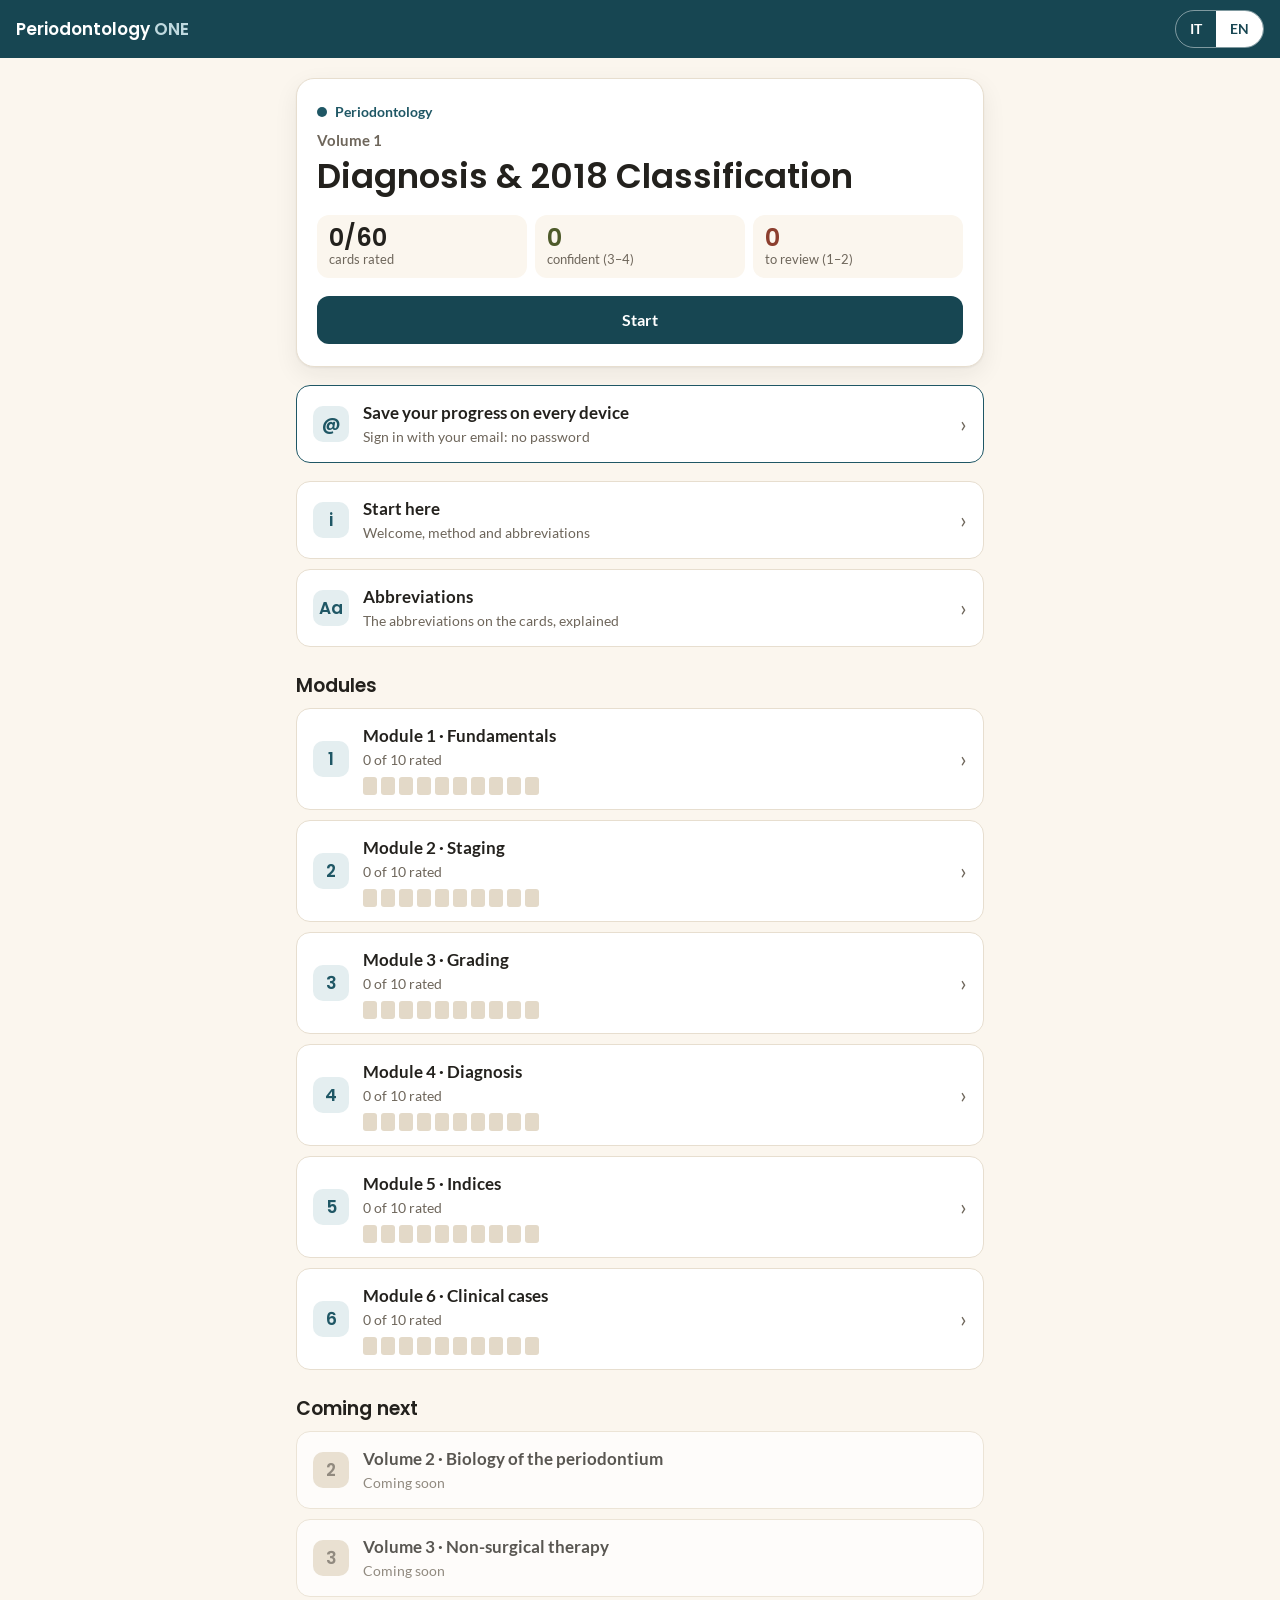
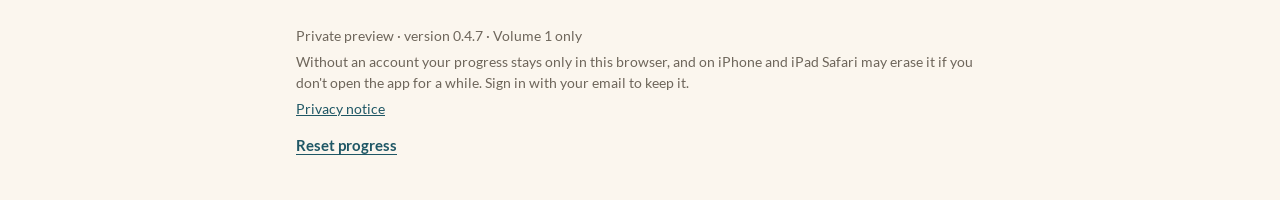
<file: index.html>
<!DOCTYPE html>
<html lang="it">
<head>
<meta charset="utf-8">
<meta name="viewport" content="width=device-width, initial-scale=1, viewport-fit=cover">
<title>Periodontology ONE</title>
<meta name="description" content="Periodontology ONE · flashcard di parodontologia basate sulle evidenze · Volume 1">
<meta name="robots" content="noindex">
<meta http-equiv="Content-Security-Policy" content="default-src 'self'; connect-src 'self' https://tcocscxaxgsksixychtn.supabase.co; img-src 'self'; font-src 'self'; script-src 'self'; style-src 'self' 'unsafe-inline'; object-src 'none'; base-uri 'none'; form-action 'none'">
<meta name="theme-color" content="#1F5765">
<link rel="manifest" href="manifest.webmanifest">
<link rel="icon" href="icon.svg" type="image/svg+xml">
<link rel="apple-touch-icon" href="apple-touch-icon.png">
<link rel="preload" href="fonts/lato-latin-400-normal.woff2" as="font" type="font/woff2" crossorigin>
<link rel="preload" href="fonts/poppins-latin-600-normal.woff2" as="font" type="font/woff2" crossorigin>
<link rel="stylesheet" href="app.css">
</head>
<body>
<div id="app" aria-live="polite"><p class="loading">Periodontology ONE…</p></div>
<div id="viewer" class="viewer" hidden>
  <div class="viewer-bar">
    <button type="button" id="zoom" class="btn ghost light"></button>
    <button type="button" id="close" class="btn ghost light"></button>
  </div>
  <div class="viewer-scroll"><img id="vimg" alt=""></div>
</div>
<div id="sheet" class="sheet" hidden>
  <div class="sheet-bar"><button type="button" id="sheet-close" class="btn ghost light"></button></div>
  <div class="sheet-body" id="sheet-body"></div>
</div>
<div id="dialog" class="dialog" hidden>
  <div class="dialog-box" role="dialog" aria-modal="true" aria-labelledby="dtitle">
    <p id="dtitle"></p>
    <div class="dialog-actions">
      <button type="button" id="dno" class="btn ghost"></button>
      <button type="button" id="dyes" class="btn danger"></button>
    </div>
  </div>
</div>
<script src="config.js"></script>
<script src="app.js"></script>
</body>
</html>
</file>
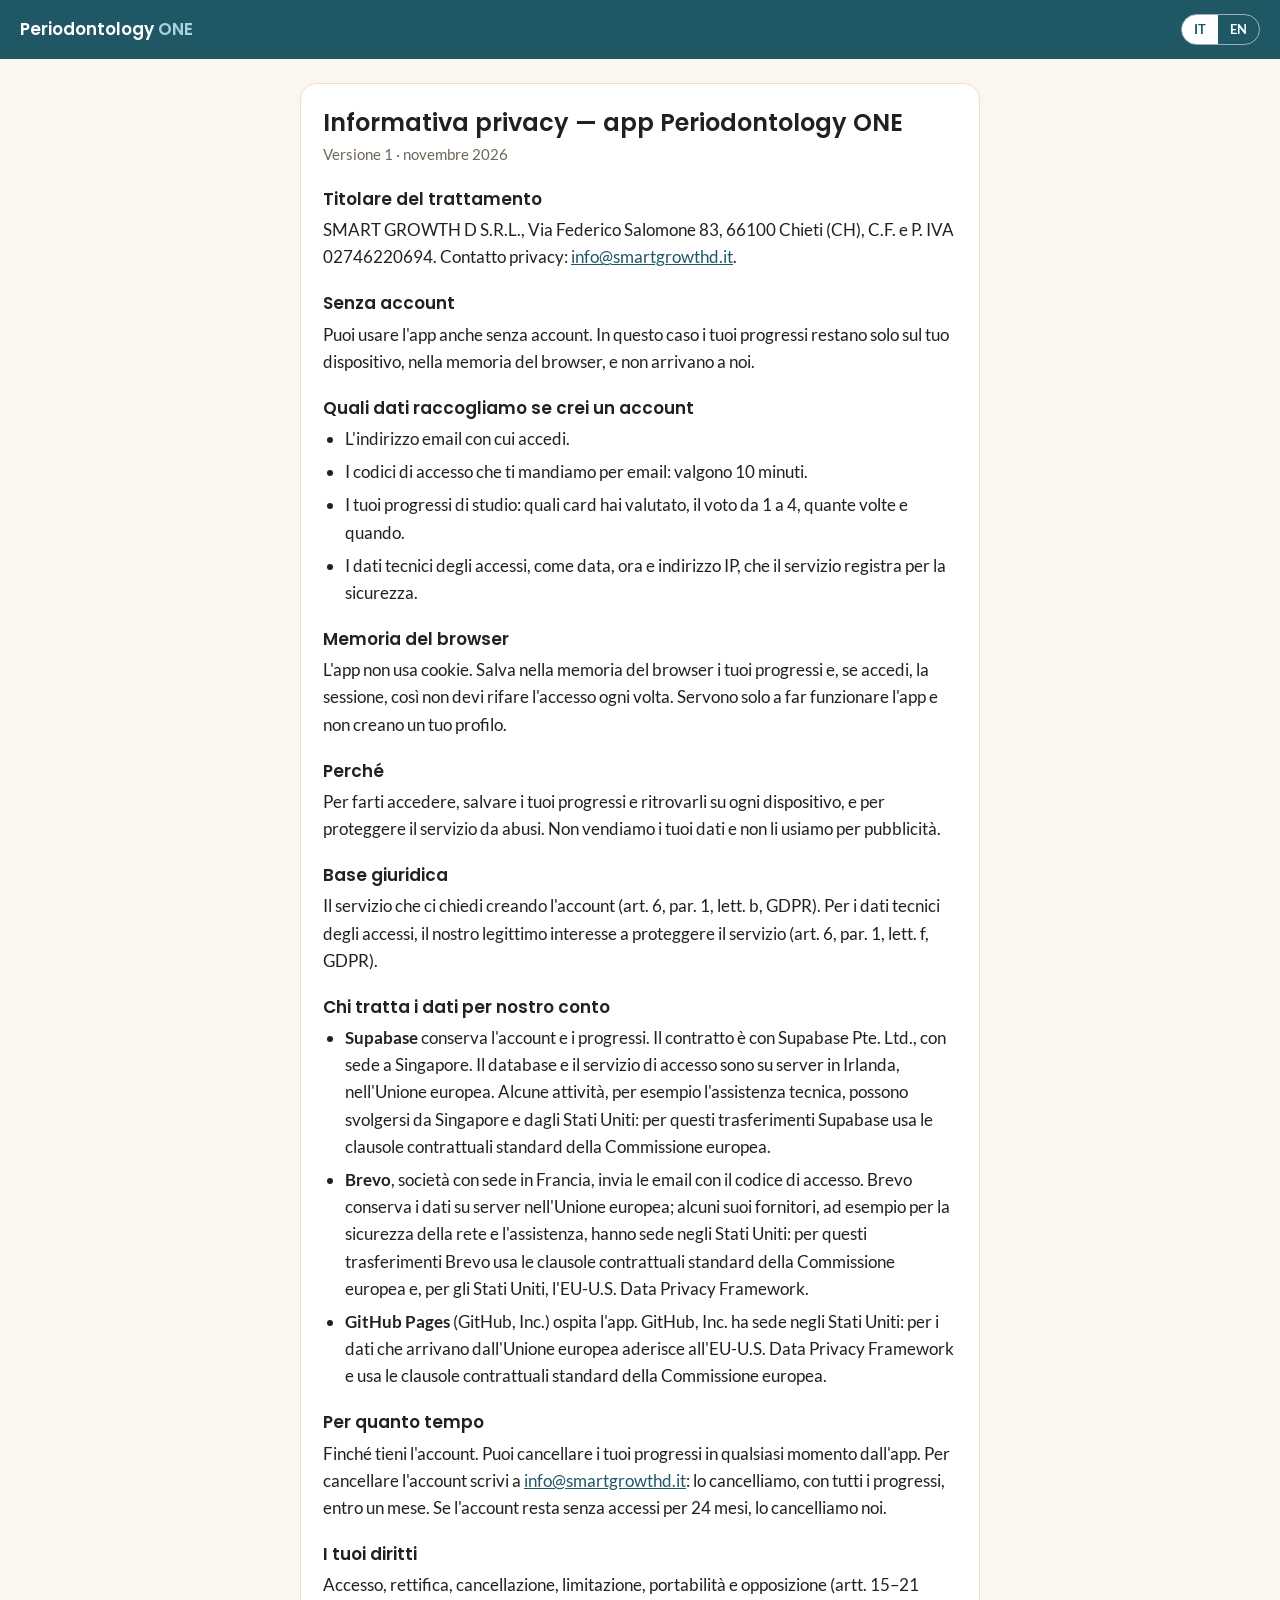
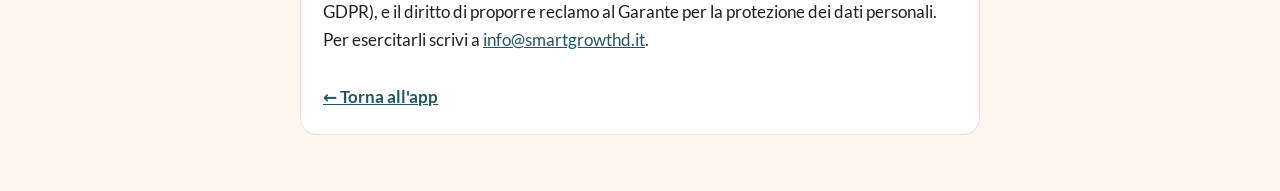
<file: privacy.html>
<!doctype html>
<html lang="it">
<head>
<meta charset="utf-8">
<meta name="viewport" content="width=device-width, initial-scale=1, viewport-fit=cover">
<title>Informativa privacy · Privacy notice — Periodontology ONE</title>
<meta name="robots" content="noindex">
<meta name="theme-color" content="#1F5765">
<link rel="icon" href="icon.svg" type="image/svg+xml">
<style>
@font-face{font-family:Lato;font-style:normal;font-weight:400;font-display:swap;src:url(fonts/lato-latin-400-normal.woff2) format("woff2")}
@font-face{font-family:Lato;font-style:normal;font-weight:700;font-display:swap;src:url(fonts/lato-latin-700-normal.woff2) format("woff2")}
@font-face{font-family:Poppins;font-style:normal;font-weight:600;font-display:swap;src:url(fonts/poppins-latin-600-normal.woff2) format("woff2")}
:root{color-scheme:light;--bg:#FBF6EE;--surface:#FFFFFF;--ink:#23211D;--muted:#6E665B;--line:#E7DECF;--petrol:#1F5765;--on-petrol:#FFFFFF}
@media (prefers-color-scheme:dark){:root{color-scheme:dark;--bg:#111A1C;--surface:#1A2427;--ink:#ECE6DC;--muted:#B0A799;--line:#2B383C;--petrol:#7FB4C1}}
*{box-sizing:border-box}
html{-webkit-text-size-adjust:100%}
body{margin:0;background:var(--bg);color:var(--ink);font:400 17px/1.6 Lato,system-ui,-apple-system,"Segoe UI",sans-serif}
header{background:#1F5765;color:#fff;padding:14px 20px;display:flex;align-items:center;justify-content:space-between;gap:12px}
header a.brand{color:#fff;text-decoration:none;font:600 17px/1.2 Poppins,system-ui,sans-serif}
header a.brand span{color:#A9D3DC}
nav.lang{display:flex;border:1px solid rgba(255,255,255,.55);border-radius:999px;overflow:hidden}
nav.lang a{color:#fff;text-decoration:none;font:700 13px/1 Lato,system-ui,sans-serif;padding:8px 12px}
nav.lang a[aria-current=true]{background:#fff;color:#1F5765}
main{max-width:720px;margin:0 auto;padding:24px 20px 56px}
article{background:var(--surface);border:1px solid var(--line);border-radius:16px;padding:24px 22px}
h1{font:600 24px/1.25 Poppins,system-ui,sans-serif;margin:0 0 4px}
.ver{color:var(--muted);margin:0 0 20px;font-size:15px}
h2{font:600 17px/1.3 Poppins,system-ui,sans-serif;margin:22px 0 6px}
p{margin:0 0 10px}
ul{margin:0 0 10px;padding-left:22px}
li{margin:0 0 6px}
a{color:var(--petrol)}
.back{display:inline-block;margin-top:20px;font-weight:700}
.js article[hidden]{display:none}
article+article{margin-top:24px}
</style>
</head>
<body>
<header>
  <a class="brand" href="./">Periodontology <span>ONE</span></a>
  <nav class="lang" aria-label="Lingua / Language"><a href="#it" data-l="it">IT</a><a href="#en" data-l="en">EN</a></nav>
</header>
<main>

<article id="it" lang="it">
<h1>Informativa privacy — app Periodontology ONE</h1>
<p class="ver">Versione 1 · novembre 2026</p>

<h2>Titolare del trattamento</h2>
<p>SMART GROWTH D S.R.L., Via Federico Salomone 83, 66100 Chieti (CH), C.F. e P. IVA 02746220694. Contatto privacy: <a href="mailto:info@smartgrowthd.it">info@smartgrowthd.it</a>.</p>

<h2>Senza account</h2>
<p>Puoi usare l'app anche senza account. In questo caso i tuoi progressi restano solo sul tuo dispositivo, nella memoria del browser, e non arrivano a noi.</p>

<h2>Quali dati raccogliamo se crei un account</h2>
<ul>
<li>L'indirizzo email con cui accedi.</li>
<li>I codici di accesso che ti mandiamo per email: valgono 10 minuti.</li>
<li>I tuoi progressi di studio: quali card hai valutato, il voto da 1 a 4, quante volte e quando.</li>
<li>I dati tecnici degli accessi, come data, ora e indirizzo IP, che il servizio registra per la sicurezza.</li>
</ul>

<h2>Memoria del browser</h2>
<p>L'app non usa cookie. Salva nella memoria del browser i tuoi progressi e, se accedi, la sessione, così non devi rifare l'accesso ogni volta. Servono solo a far funzionare l'app e non creano un tuo profilo.</p>

<h2>Perché</h2>
<p>Per farti accedere, salvare i tuoi progressi e ritrovarli su ogni dispositivo, e per proteggere il servizio da abusi. Non vendiamo i tuoi dati e non li usiamo per pubblicità.</p>

<h2>Base giuridica</h2>
<p>Il servizio che ci chiedi creando l'account (art. 6, par. 1, lett. b, GDPR). Per i dati tecnici degli accessi, il nostro legittimo interesse a proteggere il servizio (art. 6, par. 1, lett. f, GDPR).</p>

<h2>Chi tratta i dati per nostro conto</h2>
<ul>
<li><strong>Supabase</strong> conserva l'account e i progressi. Il contratto è con Supabase Pte. Ltd., con sede a Singapore. Il database e il servizio di accesso sono su server in Irlanda, nell'Unione europea. Alcune attività, per esempio l'assistenza tecnica, possono svolgersi da Singapore e dagli Stati Uniti: per questi trasferimenti Supabase usa le clausole contrattuali standard della Commissione europea.</li>
<li><strong>Brevo</strong>, società con sede in Francia, invia le email con il codice di accesso. Brevo conserva i dati su server nell'Unione europea; alcuni suoi fornitori, ad esempio per la sicurezza della rete e l'assistenza, hanno sede negli Stati Uniti: per questi trasferimenti Brevo usa le clausole contrattuali standard della Commissione europea e, per gli Stati Uniti, l'EU-U.S. Data Privacy Framework.</li>
<li><strong>GitHub Pages</strong> (GitHub, Inc.) ospita l'app. GitHub, Inc. ha sede negli Stati Uniti: per i dati che arrivano dall'Unione europea aderisce all'EU-U.S. Data Privacy Framework e usa le clausole contrattuali standard della Commissione europea.</li>
</ul>

<h2>Per quanto tempo</h2>
<p>Finché tieni l'account. Puoi cancellare i tuoi progressi in qualsiasi momento dall'app. Per cancellare l'account scrivi a <a href="mailto:info@smartgrowthd.it">info@smartgrowthd.it</a>: lo cancelliamo, con tutti i progressi, entro un mese. Se l'account resta senza accessi per 24 mesi, lo cancelliamo noi.</p>

<h2>I tuoi diritti</h2>
<p>Accesso, rettifica, cancellazione, limitazione, portabilità e opposizione (artt. 15–21 GDPR), e il diritto di proporre reclamo al Garante per la protezione dei dati personali. Per esercitarli scrivi a <a href="mailto:info@smartgrowthd.it">info@smartgrowthd.it</a>.</p>

<a class="back" href="./">← Torna all'app</a>
</article>

<article id="en" lang="en">
<h1>Privacy notice — Periodontology ONE app</h1>
<p class="ver">Version 1 · November 2026</p>

<h2>Data controller</h2>
<p>SMART GROWTH D S.R.L., Via Federico Salomone 83, 66100 Chieti (CH), Italy, tax and VAT no. 02746220694. Privacy contact: <a href="mailto:info@smartgrowthd.it">info@smartgrowthd.it</a>.</p>

<h2>Without an account</h2>
<p>You can use the app without an account. Your progress then stays only on your device, in the browser's storage, and never reaches us.</p>

<h2>What we collect if you create an account</h2>
<ul>
<li>The email address you sign in with.</li>
<li>The sign-in codes we email you: each is valid for 10 minutes.</li>
<li>Your study progress: which cards you rated, the rating from 1 to 4, how many times and when.</li>
<li>Technical sign-in data, such as date, time and IP address, which the service records for security.</li>
</ul>

<h2>Browser storage</h2>
<p>The app uses no cookies. It keeps your progress in the browser's storage and, if you sign in, your session, so you don't have to sign in every time. This is needed only to make the app work and builds no profile of you.</p>

<h2>Why</h2>
<p>To let you sign in, save your progress and find it on any device, and to protect the service from abuse. We don't sell your data or use it for advertising.</p>

<h2>Legal basis</h2>
<p>The service you ask for by creating an account (Art. 6(1)(b) GDPR). For technical sign-in data, our legitimate interest in protecting the service (Art. 6(1)(f) GDPR).</p>

<h2>Who processes the data on our behalf</h2>
<ul>
<li><strong>Supabase</strong> stores your account and progress. Our contract is with Supabase Pte. Ltd., based in Singapore. The database and the sign-in service run on servers in Ireland, in the European Union. Some activities, such as technical support, may take place from Singapore and the United States: for these transfers Supabase uses the European Commission's standard contractual clauses.</li>
<li><strong>Brevo</strong>, a company based in France, sends the emails with your sign-in code. Brevo stores data on servers in the European Union; some of its providers, for example for network security and support, are based in the United States: for these transfers Brevo uses the European Commission's standard contractual clauses and, for the United States, the EU-U.S. Data Privacy Framework.</li>
<li><strong>GitHub Pages</strong> (GitHub, Inc.) hosts the app. GitHub, Inc. is based in the United States: for data coming from the European Union it participates in the EU-U.S. Data Privacy Framework and uses the European Commission's standard contractual clauses.</li>
</ul>

<h2>How long</h2>
<p>For as long as you keep your account. You can delete your progress at any time from the app. To delete your account, write to <a href="mailto:info@smartgrowthd.it">info@smartgrowthd.it</a>: we delete it, with all your progress, within one month. If an account has no sign-ins for 24 months, we delete it.</p>

<h2>Your rights</h2>
<p>Access, rectification, erasure, restriction, portability and objection (Arts. 15–21 GDPR), and the right to lodge a complaint with the Italian data protection authority (Garante per la protezione dei dati personali). To exercise them, write to <a href="mailto:info@smartgrowthd.it">info@smartgrowthd.it</a>.</p>

<a class="back" href="./">← Back to the app</a>
</article>

</main>
<script>
(function(){
  document.documentElement.classList.add('js');
  function show(){
    var l = location.hash === '#en' ? 'en' : 'it';
    document.documentElement.lang = l;
    ['it','en'].forEach(function(x){
      document.getElementById(x).hidden = x !== l;
      document.querySelector('[data-l="'+x+'"]').setAttribute('aria-current', String(x === l));
    });
    document.title = l === 'en' ? 'Privacy notice — Periodontology ONE' : 'Informativa privacy — Periodontology ONE';
    window.scrollTo(0, 0);
  }
  window.addEventListener('hashchange', show); show();
})();
</script>
</body>
</html>
</file>
<file: app.css>
/*
VOICE   calm, clinical, encouraging; few hues, generous air
IDEA    a study desk: one index card at a time, the question in front, the answer on the back
PICTURE the card itself fills the screen; progress shown as rows of small card dots
COLOUR  ivory ground, petrol for actions, sage = "I knew it", coral = "review"
TYPE    Poppins 600 for titles and the question, Lato for reading
LAYOUT  one column, thumb-reach action dock at the bottom on phones
*/
@font-face{font-family:Lato;font-style:normal;font-weight:400;font-display:swap;src:url(fonts/lato-latin-400-normal.woff2) format("woff2")}
@font-face{font-family:Lato;font-style:italic;font-weight:400;font-display:swap;src:url(fonts/lato-latin-400-italic.woff2) format("woff2")}
@font-face{font-family:Lato;font-style:normal;font-weight:700;font-display:swap;src:url(fonts/lato-latin-700-normal.woff2) format("woff2")}
@font-face{font-family:Poppins;font-style:normal;font-weight:500;font-display:swap;src:url(fonts/poppins-latin-500-normal.woff2) format("woff2")}
@font-face{font-family:Poppins;font-style:normal;font-weight:600;font-display:swap;src:url(fonts/poppins-latin-600-normal.woff2) format("woff2")}

:root{
  color-scheme:light;
  --bg:#FBF6EE;--surface:#FFFFFF;--ink:#23211D;--muted:#6E665B;--line:#E7DECF;
  --petrol:#1F5765;--petrol-strong:#174652;--petrol-tint:#E4EEF0;--on-petrol:#FFFFFF;
  --sage:#8A9A5B;--sage-tint:#EEF1E3;--sage-ink:#4E5A2A;
  --coral:#C26450;--coral-tint:#F8E7E2;--coral-ink:#8C3E2E;
  --dot:#E3D9C8;--shadow:0 1px 2px rgba(35,33,29,.06),0 8px 24px rgba(35,33,29,.07);
  --head:"Poppins",system-ui,-apple-system,"Segoe UI",sans-serif;
  --body:"Lato",system-ui,-apple-system,"Segoe UI",sans-serif;
}
@media (prefers-color-scheme:dark){:root:not([data-theme=light]){
  color-scheme:dark;
  --bg:#111A1C;--surface:#1A2427;--ink:#ECE6DC;--muted:#B0A799;--line:#2B383C;
  --petrol:#7FB4C1;--petrol-strong:#2B6F7F;--petrol-tint:#1E3238;--on-petrol:#FFFFFF;
  --sage:#A9B97A;--sage-tint:#232B1C;--sage-ink:#C9D79F;
  --coral:#E08F7C;--coral-tint:#36221D;--coral-ink:#F2B6A8;
  --dot:#34413F;--shadow:none}}
:root[data-theme=dark]{
  color-scheme:dark;
  --bg:#111A1C;--surface:#1A2427;--ink:#ECE6DC;--muted:#B0A799;--line:#2B383C;
  --petrol:#7FB4C1;--petrol-strong:#2B6F7F;--petrol-tint:#1E3238;--on-petrol:#FFFFFF;
  --sage:#A9B97A;--sage-tint:#232B1C;--sage-ink:#C9D79F;
  --coral:#E08F7C;--coral-tint:#36221D;--coral-ink:#F2B6A8;
  --dot:#34413F;--shadow:none}

*{box-sizing:border-box;min-width:0}
html{-webkit-text-size-adjust:100%}
body{margin:0;background:var(--bg);color:var(--ink);font:17px/1.55 var(--body);overflow-x:clip}
h1,h2,h3{font-family:var(--head);font-weight:600;line-height:1.2;margin:0;text-wrap:balance}
button{font:inherit;color:inherit}
.loading{padding:40px 20px;color:var(--muted)}

/* top bar */
.bar{position:sticky;top:0;z-index:5;display:flex;align-items:center;gap:12px;
  padding:calc(env(safe-area-inset-top) + 10px) max(env(safe-area-inset-right),16px) 10px max(env(safe-area-inset-left),16px);
  background:var(--petrol-strong);color:#fff}
.brand{font-family:var(--head);font-weight:600;font-size:17px;flex:1;white-space:nowrap;overflow:hidden;text-overflow:ellipsis}
.brand b{font-weight:600;color:var(--brand-soft,#BFD9DF)}
.bar .where{flex:1}
.mod-name{margin:0 0 12px;font-weight:700;color:var(--petrol);font-size:15px}
.bar .count{font-variant-numeric:tabular-nums;font-size:15px;opacity:.9;white-space:nowrap}
.seg{display:flex;border:1px solid rgba(255,255,255,.45);border-radius:999px;overflow:hidden}
.seg button{border:0;background:none;color:#fff;padding:0 14px;min-height:36px;font-size:14px;font-weight:700;cursor:pointer}
.seg button[aria-pressed=true]{background:#fff;color:var(--petrol-strong)}
.me{flex:none;display:flex;align-items:center;gap:8px;border:0;background:none;color:#fff;padding:0;min-height:44px;cursor:pointer}
.me .av{position:relative;display:grid;place-items:center;width:34px;height:34px;border-radius:50%;background:#fff;color:var(--petrol-strong);font-size:15px;font-weight:700;line-height:1}
.me .av i{position:absolute;right:-2px;bottom:-2px;width:12px;height:12px;border-radius:50%;background:#3FBF6F;border:2px solid var(--petrol-strong)}
.me .who{display:none;max-width:12em;overflow:hidden;text-overflow:ellipsis;white-space:nowrap;font-size:14px;font-weight:600}
@media (min-width:600px){.me .who{display:block}}
.me:focus-visible{outline:2px solid #fff;outline-offset:2px;border-radius:999px}
.foot p.flash{animation:flash 1.8s ease}
@keyframes flash{0%,55%{background:var(--petrol-tint);color:var(--ink)}100%{background:transparent}}
.back{border:0;background:none;color:#fff;min-height:44px;padding:0 6px 0 0;font-size:15px;font-weight:700;cursor:pointer;white-space:nowrap}
.progress{height:4px;background:rgba(0,0,0,.08)}
.progress i{display:block;height:100%;background:var(--sage);transition:width .3s}

main{max-width:720px;margin:0 auto;padding:20px max(env(safe-area-inset-left),16px) 32px}

/* buttons */
.btn{display:inline-flex;align-items:center;justify-content:center;gap:8px;min-height:48px;padding:0 20px;border-radius:12px;
  border:1px solid transparent;font-weight:700;font-size:16px;cursor:pointer;text-decoration:none}
.btn.primary{background:var(--petrol-strong);color:var(--on-petrol)}
.btn.secondary{background:var(--coral-tint);color:var(--coral-ink)}
.btn.ghost{background:none;border-color:var(--line);color:var(--ink)}
.btn.ghost.light{border-color:rgba(255,255,255,.5);color:#fff}
.btn.danger{background:var(--coral);color:#fff}
.btn.wide{width:100%}
.btn:disabled{opacity:.45;cursor:default}
.link{border:0;background:none;padding:10px 0;min-height:44px;color:var(--petrol);font-weight:700;font-size:15px;cursor:pointer;text-decoration:underline;text-underline-offset:3px}
:focus-visible{outline:3px solid var(--coral);outline-offset:2px}

/* home */
.hero{background:var(--surface);border-radius:18px;padding:22px 20px;box-shadow:var(--shadow);border:1px solid var(--line)}
.hero .vol{color:var(--muted);font-weight:700;font-size:15px;margin:0 0 4px}
.hero h1{font-size:clamp(26px,6vw,34px)}
.stats{display:grid;grid-template-columns:repeat(3,minmax(0,1fr));gap:8px;margin:18px 0}
.stat{background:var(--bg);border-radius:12px;padding:10px 12px}
.stat b{display:block;font-family:var(--head);font-size:24px;line-height:1.1;font-variant-numeric:tabular-nums}
.stat span{font-size:13px;color:var(--muted);line-height:1.3;display:block}
.stat.ok b{color:var(--sage-ink)}.stat.rev b{color:var(--coral-ink)}
.actions{display:flex;flex-wrap:wrap;gap:10px}
.actions .btn{flex:1 1 180px}
.section-title{font-size:19px;margin:28px 0 10px}
.row{display:flex;align-items:center;gap:14px;width:100%;text-align:left;background:var(--surface);border:1px solid var(--line);
  border-radius:14px;padding:14px 16px;min-height:64px;cursor:pointer;margin-bottom:10px}
.row:hover{border-color:var(--petrol)}
.row .num{flex:none;width:36px;height:36px;border-radius:10px;display:grid;place-items:center;background:var(--petrol-tint);color:var(--petrol);font-family:var(--head);font-weight:600}
.row .txt{flex:1}
.row .t{display:block;font-weight:700}
.row .s{display:block;font-size:14px;color:var(--muted)}
.dots{display:flex;gap:4px;margin-top:6px;flex-wrap:wrap}
.dots i{width:14px;height:18px;border-radius:3px;background:var(--dot)}
.dots i.r1,.dots i.r2{background:var(--coral)}
.dots i.r3{background:#B9C48F}.dots i.r4{background:var(--sage)}
.row .go{color:var(--muted);font-size:22px}
.row.locked{cursor:default;opacity:.75}
.row.locked:hover{border-color:var(--line)}
.row.locked .num{background:var(--dot);color:var(--muted)}
.foot{margin-top:28px;font-size:14px;color:var(--muted)}
.foot p{margin:4px 0}

/* card */
.card{background:var(--surface);border:1px solid var(--line);border-radius:18px;box-shadow:var(--shadow);padding:20px 18px 22px}
.card-top{display:flex;align-items:center;gap:10px;flex-wrap:wrap;margin-bottom:12px}
.chip{font-family:var(--head);font-weight:600;font-size:13px;background:var(--petrol-strong);color:#fff;border-radius:8px;padding:4px 10px;letter-spacing:.2px}
.side{font-size:14px;color:var(--muted);font-weight:700}
.card h2{font-size:clamp(21px,5vw,25px);margin-bottom:14px}
.q{font-family:var(--head);font-weight:500;font-size:clamp(19px,4.6vw,22px);line-height:1.4;margin:0 0 18px}
.lab{font-family:var(--body);font-size:14px;font-weight:700;color:var(--petrol);margin:16px 0 6px}
.recall{margin:0;padding:0;list-style:none}
.recall li{padding:9px 0 9px 26px;border-top:1px dashed var(--line);position:relative;color:var(--ink)}
.recall li::before{content:"?";position:absolute;left:4px;top:9px;color:var(--coral);font-weight:700}
.card p{margin:0 0 12px}
.pts{margin:0 0 12px;padding:0;list-style:none}
.pts li{padding-left:18px;position:relative;margin:4px 0}
.pts li::before{content:"";position:absolute;left:3px;top:.7em;width:6px;height:6px;border-radius:50%;background:var(--petrol)}
.pts li.lead{padding-left:0;font-weight:700}.pts li.lead::before{display:none}
.pts li.numd::before{display:none}.pts li.numd{padding-left:0}
.box{border-radius:12px;padding:14px 14px 10px;margin:14px 0;border-left:4px solid var(--sage);background:var(--sage-tint)}
.box.blue{border-left-color:var(--petrol);background:var(--petrol-tint)}
.box.coral{border-left-color:var(--coral);background:var(--coral-tint)}
.box h3{font-family:var(--body);font-size:15px;font-weight:700;margin:0 0 8px;color:var(--sage-ink)}
.box.blue h3{color:var(--petrol)}.box.coral h3{color:var(--coral-ink)}
.box.coral p{font-weight:700}
.box ul{margin:0 0 4px;padding:0;list-style:none}
.box li{position:relative;padding-left:18px;margin:6px 0}
.box li::before{content:"";position:absolute;left:3px;top:.7em;width:6px;height:6px;border-radius:50%;background:var(--sage-ink)}
.box li.n{padding-left:28px}.box li.n::before{display:none}
.box li .k{position:absolute;left:0;font-weight:700;color:var(--sage-ink)}
.src{font-size:15px;color:var(--muted);border-top:1px solid var(--line);padding-top:10px;margin-top:6px}
.lastline{font-style:italic;color:var(--muted)}
details.refs{margin-top:8px;font-size:15px}
details.refs summary{cursor:pointer;color:var(--petrol);font-weight:700;min-height:44px;display:flex;align-items:center}
.refs h4{font-size:14px;margin:10px 0 4px;color:var(--muted)}
.refs ol{margin:0;padding-left:20px}
.refs li{margin:4px 0;overflow-wrap:anywhere}
.diag{border:1px dashed var(--petrol);border-radius:12px;padding:12px;margin:14px 0}
.diag .panels{display:grid;grid-template-columns:repeat(auto-fit,minmax(150px,1fr));gap:8px;margin:6px 0 8px}
.diag .panel{background:var(--petrol-tint);border-radius:10px;padding:8px 10px;font-size:15px}
.diag .panel b{display:block;color:var(--petrol);font-family:var(--head);font-weight:600;font-size:14px}
.teeth{display:grid;grid-template-columns:auto repeat(16,minmax(0,1fr));gap:3px;align-items:center;font-size:11px;font-variant-numeric:tabular-nums;margin:6px 0}
.teeth span{text-align:center;border-radius:4px;padding:4px 0;background:var(--dot)}
.teeth span.on{background:var(--coral);color:#fff;font-weight:700}
.teeth .rl{background:none;font-weight:700;color:var(--muted);padding-right:4px;text-align:left}
.diag small{display:block;color:var(--muted);font-size:14px}
.tools{display:flex;justify-content:space-between;align-items:center;gap:8px;flex-wrap:wrap;margin-top:6px}
.tools .nav{display:flex;gap:14px;flex-wrap:wrap}

/* dock */
.dock{position:sticky;bottom:0;z-index:4;background:linear-gradient(to top,var(--bg) 82%,transparent);
  padding:14px max(env(safe-area-inset-left),16px) calc(env(safe-area-inset-bottom) + 14px)}
.dock-in{max-width:720px;margin:0 auto}
.dock p{margin:0 0 6px;font-weight:700;font-size:14px;text-align:center}
.rate{display:grid;grid-template-columns:repeat(4,minmax(0,1fr));gap:6px}
.rate button{border:2px solid transparent;border-radius:12px;min-height:62px;padding:6px 3px;cursor:pointer;line-height:1.15;font-size:12px;font-weight:700;hyphens:auto}
.rate button b{display:block;font-family:var(--head);font-size:20px;line-height:1.1}
.rate .r1{background:var(--coral);color:#fff}.rate .r2{background:var(--coral-tint);color:var(--coral-ink)}
.rate .r3{background:var(--sage-tint);color:var(--sage-ink)}.rate .r4{background:var(--sage);color:#fff}
.rate button[aria-pressed=true]{border-color:var(--ink)}

/* summary */
.sum{text-align:center}
.sum h1{font-size:28px;margin:10px 0 6px}
.sum .grid4{display:grid;grid-template-columns:repeat(4,minmax(0,1fr));gap:8px;margin:20px 0}
.sum .grid4 div{border-radius:12px;padding:12px 4px}
.sum .grid4 b{display:block;font-family:var(--head);font-size:26px}
.sum .grid4 span{font-size:13px}
.sum .actions{flex-direction:column}

/* sign-in */
.login h1{font-size:28px;margin-bottom:8px}
.login label{display:block;font-weight:700;margin:14px 0 6px}
.login input{width:100%;font:inherit;font-size:17px;min-height:50px;padding:0 14px;border:1px solid var(--line);border-radius:12px;background:var(--bg);color:var(--ink)}
.login input:focus{outline:3px solid var(--coral);outline-offset:1px}
.login .err{color:var(--coral-ink);min-height:1.4em;margin:8px 0;font-weight:700}
.login .small{font-size:14px;margin-top:12px}
.row.acc{border-color:var(--petrol)}
.acc-links{display:flex;gap:16px;flex-wrap:wrap}

/* legend of abbreviations */
.legend h1{font-size:clamp(26px,6vw,32px);margin-bottom:8px}
.legend h2{font-size:24px;margin-bottom:8px}
.lg-intro{color:var(--muted);margin:0 0 8px}
.legend h3{font-size:17px;color:var(--petrol);margin:22px 0 4px}
.legend dl{margin:0}
.lg-row{display:grid;grid-template-columns:minmax(0,6.6em) minmax(0,1fr);gap:12px;padding:10px 0;border-top:1px solid var(--line)}
.lg-row.wide{grid-template-columns:minmax(0,1fr)}
.lg-row.wide dd{margin-top:-6px}
.lg-row dt{font-family:var(--head);font-weight:600;color:var(--ink)}
.lg-row dd{margin:0}
.lg-row i{font-style:italic}
.lg-card{display:inline-block;font-size:12px;font-weight:700;color:var(--petrol);background:var(--petrol-tint);border-radius:6px;padding:1px 7px;margin-left:2px;white-space:nowrap}
.sheet{position:fixed;inset:0;z-index:15;background:var(--bg);display:flex;flex-direction:column}
.sheet[hidden]{display:none}
.sheet-bar{display:flex;justify-content:flex-end;padding:calc(env(safe-area-inset-top) + 10px) 12px 10px;background:var(--petrol-strong)}
.sheet-body{flex:1;overflow:auto;padding:16px max(env(safe-area-inset-left),16px) calc(env(safe-area-inset-bottom) + 24px);max-width:720px;width:100%;margin:0 auto}

/* image viewer + dialog */
.viewer{position:fixed;inset:0;z-index:20;background:#0E1516;display:flex;flex-direction:column}
.viewer[hidden],.dialog[hidden]{display:none}
.viewer-bar{display:flex;justify-content:flex-end;gap:8px;padding:calc(env(safe-area-inset-top) + 10px) 12px 10px}
.viewer-scroll{flex:1;overflow:auto;padding:0 12px calc(env(safe-area-inset-bottom) + 12px);text-align:center}
.viewer-scroll img{width:100%;max-width:620px;height:auto;border-radius:8px;background:#fff}
.viewer.big .viewer-scroll img{width:220%;max-width:none}
.dialog{position:fixed;inset:0;z-index:30;background:rgba(0,0,0,.45);display:grid;place-items:center;padding:20px}
.dialog-box{background:var(--surface);border-radius:16px;padding:20px;max-width:380px;width:100%}
.dialog-box p{margin:0 0 16px;font-weight:700}
.dialog-actions{display:flex;gap:10px;justify-content:flex-end;flex-wrap:wrap}

@media (prefers-reduced-motion:reduce){*{transition:none!important;animation:none!important}}
@media (prefers-reduced-motion:no-preference){.card{animation:in .22s ease-out}@keyframes in{from{opacity:0;transform:translateY(6px)}to{opacity:1;transform:none}}}

/* subjects (v0.4): label on the home page, chooser when more than one subject is published */
.subj{display:flex;align-items:center;flex-wrap:wrap;gap:4px 8px;margin:0 0 6px;font-weight:700;font-size:14px;color:var(--petrol)}
.sdot{width:10px;height:10px;border-radius:50%;background:var(--petrol);flex:none}
.link.inline{min-height:0;padding:0;font-size:14px}
.pick-title{font-family:var(--head);font-size:24px;margin:8px 0 16px}
.row .num.sdot-big{width:28px;height:28px;border-radius:50%;flex:none}
.foot a{color:var(--petrol)}
/* v0.4.1 */
.info{color:var(--petrol);font-size:14px;margin:6px 0 0}
.info:empty{display:none}
.link:disabled{opacity:.55;cursor:default;text-decoration:none}
.hero.login a{color:var(--petrol)}
</file>
